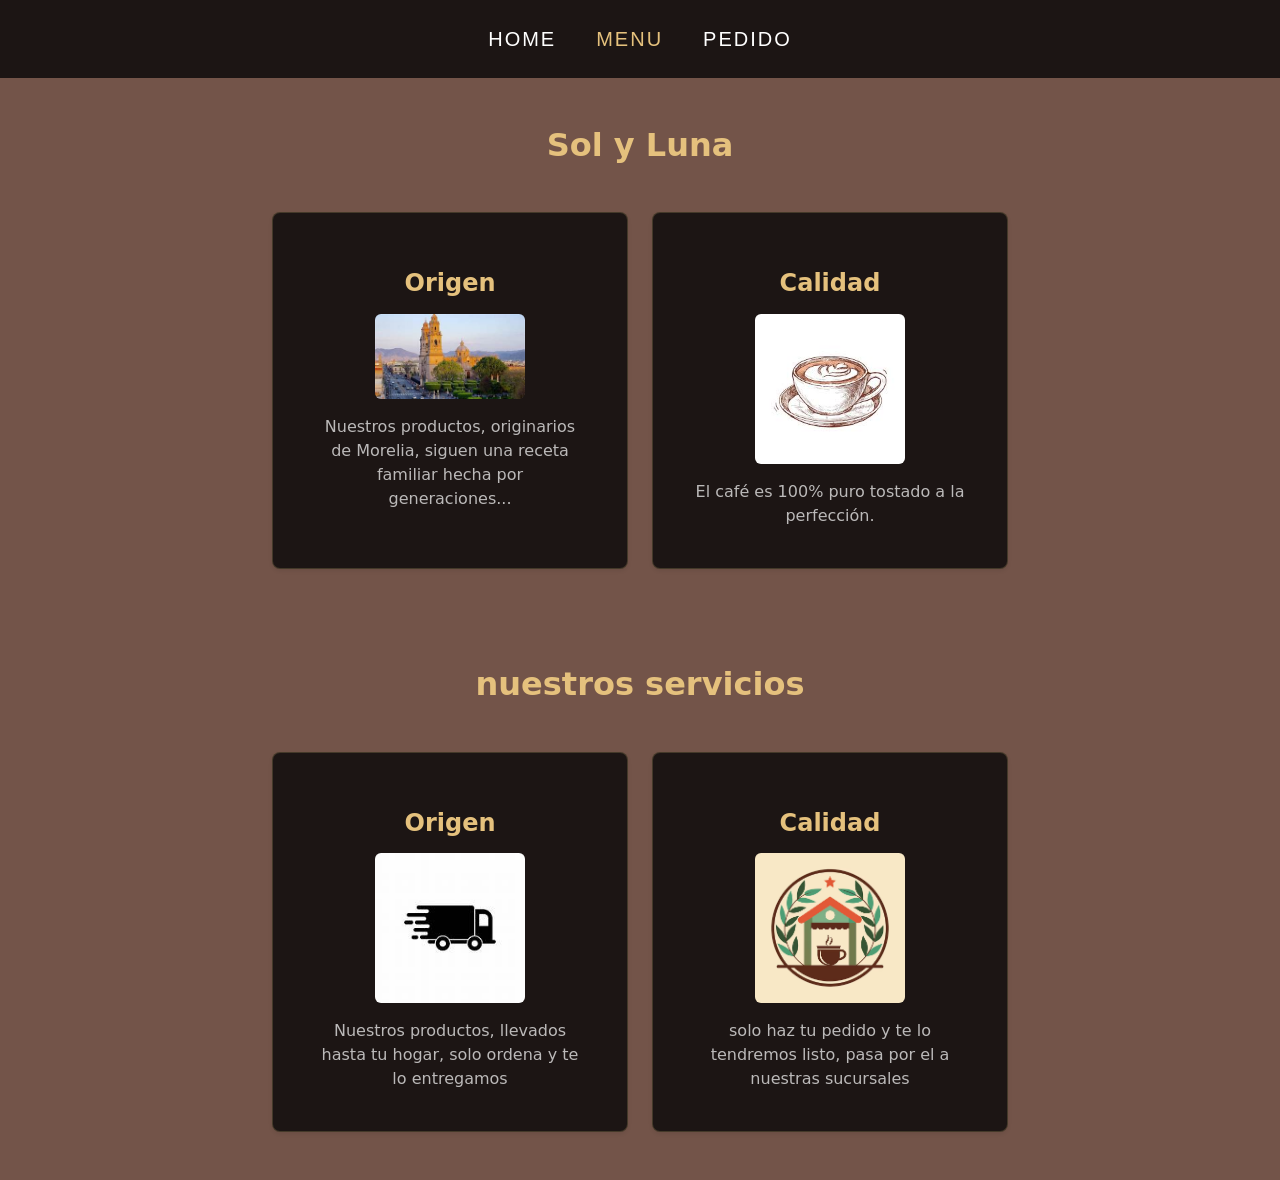
<file: index.html>
<!DOCTYPE html>
<html lang="es">
<head>
    <meta charset="UTF-8">
    <meta name="viewport" content="width=device-width, initial-scale=1.0">
    <link href="assets/css/bootstrap.css" rel="stylesheet">
    <link rel="stylesheet" href="assets/css/custom.css">
    <title>Sol y Luna - Cafeteria</title>
</head>
    <body>

         <nav class="navbar navbar-expand-lg navbar-dark custom-navbar sticky-top">
             <div class="container">
                 <button class="navbar-toggler" type="button" data-bs-toggle="collapse" data-bs-target="#navbarNav">
                     <span class="navbar-toggler-icon"></span>
                 </button>
                 <div class="collapse navbar-collapse justify-content-center" id="navbarNav">
                     <ul class="navbar-nav gap-4 text-center">
                         <li class="nav-item"><a class="nav-link" href="index.html">HOME</a></li>
                         <li class="nav-item"><a class="nav-link active" href="paginaDeContenido1.html">MENU</a></li>
                         <li class="nav-item"><a class="nav-link" href="paginaDeContenido2.html">PEDIDO</a></li>
                     </ul>
                 </div>
             </div>
         </nav>
  <main style="background-color: var(--bg-warm-coffee)">
      <section id="servicios1" class="py-5" style="background-color: var(--bg-warm-coffee)">

              <div class="container">
                  <h2 class="text-center mb-5 fw-bold text-success titles">Sol y Luna</h2>

                  <div class="row g-4 justify-content-center">

                      <div class="col-md-6 col-lg-4">
                          <div class="card h-100 border-0 shadow-sm bg-white text-center p-4 rounded-3">
                              <div class="card-body d-flex flex-column align-items-center">
                                  <div class="text-success mb-3">
                                      <i class="bi bi-shield-plus fs-1"></i>
                                  </div>
                                  <h3 class="card-title h4 fw-semibold text-dark mb-3">Origen</h3>
                                  <div class="mb-3 d-flex justify-content-center" style="max-width: 150px;">
                                      <img src="assets/img/immorelia.jpg" alt="Morelia" class="img-fluid rounded">
                                  </div>
                                  <p class="card-text text-muted lh-base">
                                      Nuestros productos, originarios de Morelia, siguen una receta familiar hecha por generaciones...
                                  </p>
                              </div>
                          </div>
                      </div>

                      <div class="col-md-6 col-lg-4">
                          <div class="card h-100 border-0 shadow-sm bg-white text-center p-4 rounded-3">
                              <div class="card-body d-flex flex-column align-items-center">
                                  <div class="text-success mb-3">
                                      <i class="bi bi-gem fs-1"></i> </div>
                                  <h3 class="card-title h4 fw-semibold text-dark mb-3">Calidad</h3>
                                  <div class="mb-3 d-flex justify-content-center" style="max-width: 150px;">
                                      <img src="assets/img/cafe.jpg" alt="Calidad" class="img-fluid rounded"> </div>
                                  <p class="card-text text-muted lh-base">
                                      El café es 100% puro tostado a la perfección.
                                  </p>
                              </div>
                          </div>
                      </div>

                  </div>
              </div>
          </section>
      <section id="servicios" class="py-5" style="background-color: var(--bg-warm-coffee)">

          <div class="container">
              <h2 class="text-center mb-5 fw-bold text-success titles">nuestros servicios</h2>

              <div class="row g-4 justify-content-center">

                  <div class="col-md-6 col-lg-4">
                      <div class="card h-100 border-0 shadow-sm bg-white text-center p-4 rounded-3">
                          <div class="card-body d-flex flex-column align-items-center">
                              <div class="text-success mb-3">
                                  <i class="bi bi-shield-plus fs-1"></i>
                              </div>
                              <h3 class="card-title h4 fw-semibold text-dark mb-3">Origen</h3>
                              <div class="mb-3 d-flex justify-content-center" style="max-width: 150px;">
                                  <img src="assets/img/imcarro.jpg" alt="Morelia" class="img-fluid rounded">
                              </div>
                              <p class="card-text text-muted lh-base">
                                  Nuestros productos, llevados hasta tu hogar, solo ordena y te lo entregamos
                              </p>
                          </div>
                      </div>
                  </div>

                  <div class="col-md-6 col-lg-4">
                      <div class="card h-100 border-0 shadow-sm bg-white text-center p-4 rounded-3">
                          <div class="card-body d-flex flex-column align-items-center">
                              <div class="text-success mb-3">
                                  <i class="bi bi-gem fs-1"></i> </div>
                              <h3 class="card-title h4 fw-semibold text-dark mb-3">Calidad</h3>
                              <div class="mb-3 d-flex justify-content-center" style="max-width: 150px;">
                                  <img src="assets/img/imcafeteria.avif" alt="Calidad" class="img-fluid rounded"> </div>
                              <p class="card-text text-muted lh-base">
                                  solo haz tu pedido y te lo tendremos listo, pasa por el a nuestras sucursales
                              </p>
                          </div>
                      </div>
                  </div>

              </div>
          </div>
      </section>
  </main>
     <script src="assets/js/bootstrap.js"></script>
</body>
</html>
</file>
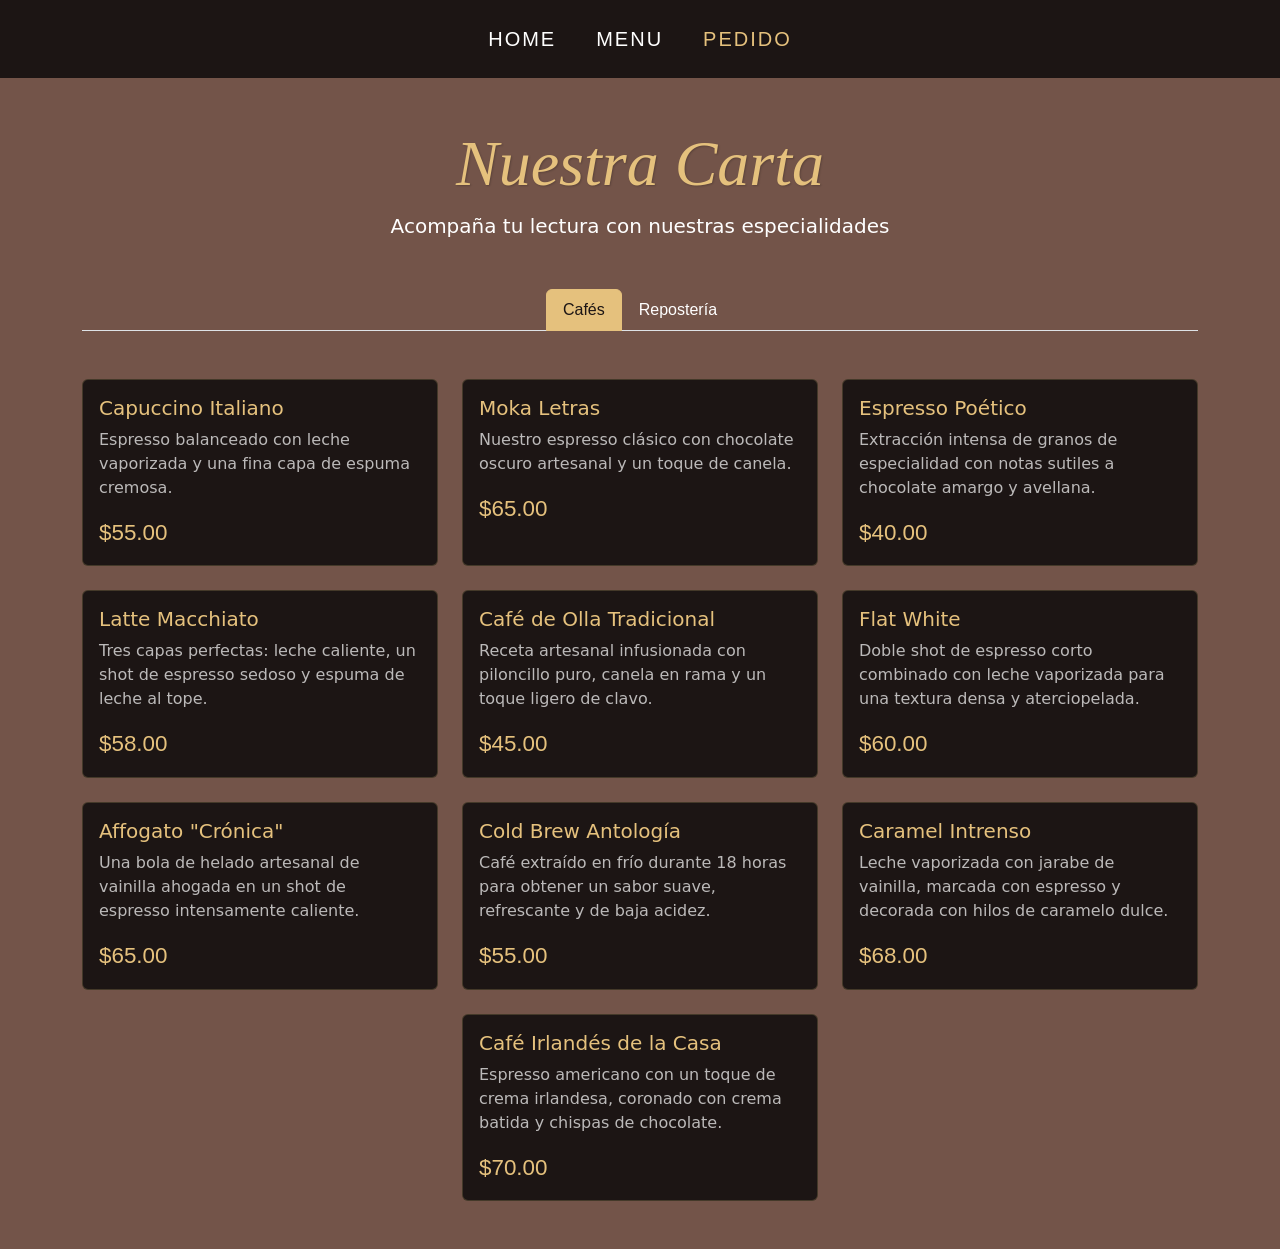
<file: paginaDeContenido1.html>
<!DOCTYPE html>
<html lang="es">
<head>
    <meta charset="UTF-8">
    <meta name="viewport" content="width=device-width, initial-scale=1.0">
    <title>Menú - Taza & Letras</title>
    <link rel="stylesheet" href="assets/css/bootstrap.min.css">
    <link rel="stylesheet" href="assets/css/custom.css">
</head>
<body>

<nav class="navbar navbar-expand-lg navbar-dark custom-navbar sticky-top">
    <div class="container">
        <button class="navbar-toggler" type="button" data-bs-toggle="collapse" data-bs-target="#navbarNav">
            <span class="navbar-toggler-icon"></span>
        </button>
        <div class="collapse navbar-collapse justify-content-center" id="navbarNav">
            <ul class="navbar-nav gap-4 text-center">
                <li class="nav-item"><a class="nav-link" href="index.html">HOME</a></li>
                <li class="nav-item"><a class="nav-link" href="paginaDeContenido1.html">MENU</a></li>
                <li class="nav-item"><a class="nav-link active" href="paginaDeContenido2.html">PEDIDO</a></li>
            </ul>
        </div>
    </div>
</nav>

<main class="container py-5">
    <div class="text-center mb-5">
        <h1 class="brand-subtitle" style="font-size: 4rem;">Nuestra Carta</h1>
        <p class="lead">Acompaña tu lectura con nuestras especialidades</p>
    </div>

    <ul class="nav nav-tabs justify-content-center mb-5" id="menuTabs" role="tablist">
        <li class="nav-item" role="presentation">
            <button class="nav-link active" id="cafes-tab" data-bs-toggle="tab" data-bs-target="#cafes-pane" type="button" role="tab" aria-controls="cafes-pane" aria-selected="true">Cafés</button>
        </li>
        <li class="nav-item" role="presentation">
            <button class="nav-link" id="reposteria-tab" data-bs-toggle="tab" data-bs-target="#reposteria-pane" type="button" role="tab" aria-controls="reposteria-pane" aria-selected="false">Repostería</button>
        </li>
    </ul>

    <div class="tab-content" id="menuTabsContent">

        <div class="tab-pane fade show active" id="cafes-pane" role="tabpanel" aria-labelledby="cafes-tab" tabindex="0">
            <div class="row g-4 justify-content-center">
                <div class="col-12 col-md-4">
                    <div class="card menu-card h-100 text-white">
                        <div class="card-body">
                            <h5 class="card-title font-title" style="color: var(--accent-gold);">Capuccino Italiano</h5>
                            <p class="card-text text-white-50">Espresso balanceado con leche vaporizada y una fina capa de espuma cremosa.</p>
                            <span class="price">$55.00</span>
                        </div>
                    </div>
                </div>
                <div class="col-12 col-md-4">
                    <div class="card menu-card h-100 text-white">
                        <div class="card-body">
                            <h5 class="card-title font-title" style="color: var(--accent-gold);">Moka Letras</h5>
                            <p class="card-text text-white-50">Nuestro espresso clásico con chocolate oscuro artesanal y un toque de canela.</p>
                            <span class="price">$65.00</span>
                        </div>
                    </div>
                </div>
                <div class="col-12 col-md-4">
                    <div class="card menu-card h-100 text-white">
                        <div class="card-body">
                            <h5 class="card-title font-title" style="color: var(--accent-gold);">Espresso Poético</h5>
                            <p class="card-text text-white-50">Extracción intensa de granos de especialidad con notas sutiles a chocolate amargo y avellana.</p>
                            <span class="price">$40.00</span>
                        </div>
                    </div>
                </div>
                <div class="col-12 col-md-4">
                    <div class="card menu-card h-100 text-white">
                        <div class="card-body">
                            <h5 class="card-title font-title" style="color: var(--accent-gold);">Latte Macchiato</h5>
                            <p class="card-text text-white-50">Tres capas perfectas: leche caliente, un shot de espresso sedoso y espuma de leche al tope.</p>
                            <span class="price">$58.00</span>
                        </div>
                    </div>
                </div>
                <div class="col-12 col-md-4">
                    <div class="card menu-card h-100 text-white">
                        <div class="card-body">
                            <h5 class="card-title font-title" style="color: var(--accent-gold);">Café de Olla Tradicional</h5>
                            <p class="card-text text-white-50">Receta artesanal infusionada con piloncillo puro, canela en rama y un toque ligero de clavo.</p>
                            <span class="price">$45.00</span>
                        </div>
                    </div>
                </div>
                <div class="col-12 col-md-4">
                    <div class="card menu-card h-100 text-white">
                        <div class="card-body">
                            <h5 class="card-title font-title" style="color: var(--accent-gold);">Flat White</h5>
                            <p class="card-text text-white-50">Doble shot de espresso corto combinado con leche vaporizada para una textura densa y aterciopelada.</p>
                            <span class="price">$60.00</span>
                        </div>
                    </div>
                </div>
                <div class="col-12 col-md-4">
                    <div class="card menu-card h-100 text-white">
                        <div class="card-body">
                            <h5 class="card-title font-title" style="color: var(--accent-gold);">Affogato "Crónica"</h5>
                            <p class="card-text text-white-50">Una bola de helado artesanal de vainilla ahogada en un shot de espresso intensamente caliente.</p>
                            <span class="price">$65.00</span>
                        </div>
                    </div>
                </div>
                <div class="col-12 col-md-4">
                    <div class="card menu-card h-100 text-white">
                        <div class="card-body">
                            <h5 class="card-title font-title" style="color: var(--accent-gold);">Cold Brew Antología</h5>
                            <p class="card-text text-white-50">Café extraído en frío durante 18 horas para obtener un sabor suave, refrescante y de baja acidez.</p>
                            <span class="price">$55.00</span>
                        </div>
                    </div>
                </div>
                <div class="col-12 col-md-4">
                    <div class="card menu-card h-100 text-white">
                        <div class="card-body">
                            <h5 class="card-title font-title" style="color: var(--accent-gold);">Caramel Intrenso</h5>
                            <p class="card-text text-white-50">Leche vaporizada con jarabe de vainilla, marcada con espresso y decorada con hilos de caramelo dulce.</p>
                            <span class="price">$68.00</span>
                        </div>
                    </div>
                </div>
                <div class="col-12 col-md-4">
                    <div class="card menu-card h-100 text-white">
                        <div class="card-body">
                            <h5 class="card-title font-title" style="color: var(--accent-gold);">Café Irlandés de la Casa</h5>
                            <p class="card-text text-white-50">Espresso americano con un toque de crema irlandesa, coronado con crema batida y chispas de chocolate.</p>
                            <span class="price">$70.00</span>
                        </div>
                    </div>
                </div>
            </div>
        </div>

        <div class="tab-pane fade" id="reposteria-pane" role="tabpanel" aria-labelledby="reposteria-tab" tabindex="0">
            <div class="row g-4 justify-content-center">

                <div class="col-12 col-md-4">
                    <div class="card menu-card h-100 text-white">
                        <div class="card-body">
                            <h5 class="card-title font-title" style="color: var(--accent-gold);">Tartaleta de Frutos Rojos</h5>
                            <p class="card-text text-white-50">Base crujiente de mantequilla rellena de crema pastelera artesanal y frutos rojos frescos de temporada.</p>
                            <span class="price">$48.00</span>
                        </div>
                    </div>
                </div>

                <div class="col-12 col-md-4">
                    <div class="card menu-card h-100 text-white">
                        <div class="card-body">
                            <h5 class="card-title font-title" style="color: var(--accent-gold);">Cheesecake de New York</h5>
                            <p class="card-text text-white-50">Clásico pay de queso horneado, cremoso, con costra de galleta graham y coulis de fresa natural.</p>
                            <span class="price">$55.00</span>
                        </div>
                    </div>
                </div>

                <div class="col-12 col-md-4">
                    <div class="card menu-card h-100 text-white">
                        <div class="card-body">
                            <h5 class="card-title font-title" style="color: var(--accent-gold);">Tarta Ópera Literaria</h5>
                            <p class="card-text text-white-50">Finas capas de bizcocho almendrado embebido en café, ganache de chocolate oscuro y crema de mantequilla al café.</p>
                            <span class="price">$65.00</span>
                        </div>
                    </div>
                </div>

                <div class="col-12 col-md-4">
                    <div class="card menu-card h-100 text-white">
                        <div class="card-body">
                            <h5 class="card-title font-title" style="color: var(--accent-gold);">Brownie con Nuez Fudge</h5>
                            <p class="card-text text-white-50">Bizcocho de chocolate macizo y húmedo, cargado de trozos de nuez pecana y servido tibio.</p>
                            <span class="price">$42.00</span>
                        </div>
                    </div>
                </div>

                <div class="col-12 col-md-4">
                    <div class="card menu-card h-100 text-white">
                        <div class="card-body">
                            <h5 class="card-title font-title" style="color: var(--accent-gold);">Croissant de Almendras</h5>
                            <p class="card-text text-white-50">Hojaldre francés crujiente relleno de crema de almendras (frangipane) y espolvoreado con almendras fileteadas.</p>
                            <span class="price">$46.00</span>
                        </div>
                    </div>
                </div>

                <div class="col-12 col-md-4">
                    <div class="card menu-card h-100 text-white">
                        <div class="card-body">
                            <h5 class="card-title font-title" style="color: var(--accent-gold);">Tiramisú Tradicional</h5>
                            <p class="card-text text-white-50">Soletas italianas impregnadas en espresso e idromiel, intercaladas con una aterciopelada crema de queso mascarpone.</p>
                            <span class="price">$60.00</span>
                        </div>
                    </div>
                </div>

                <div class="col-12 col-md-4">
                    <div class="card menu-card h-100 text-white">
                        <div class="card-body">
                            <h5 class="card-title font-title" style="color: var(--accent-gold);">Muffin de Matcha y Chocolate Blanco</h5>
                            <p class="card-text text-white-50">Panecillo esponjoso elaborado con té verde matcha orgánico y trozos dulces de chocolate blanco.</p>
                            <span class="price">$38.00</span>
                        </div>
                    </div>
                </div>

                <div class="col-12 col-md-4">
                    <div class="card menu-card h-100 text-white">
                        <div class="card-body">
                            <h5 class="card-title font-title" style="color: var(--accent-gold);">Alfajor de Dulce de Leche</h5>
                            <p class="card-text text-white-50">Dos galletas suaves de fécula de maíz que se deshacen en la boca, rellenas de abundante dulce de leche y coco rallado.</p>
                            <span class="price">$35.00</span>
                        </div>
                    </div>
                </div>

                <div class="col-12 col-md-4">
                    <div class="card menu-card h-100 text-white">
                        <div class="card-body">
                            <h5 class="card-title font-title" style="color: var(--accent-gold);">Pastel Red Velvet "Poesía"</h5>
                            <p class="card-text text-white-50">Pan húmedo de sutil cacao color rojo encendido, cubierto por completo con un frosting liso de queso crema.</p>
                            <span class="price">$58.00</span>
                        </div>
                    </div>
                </div>

                <div class="col-12 col-md-4">
                    <div class="card menu-card h-100 text-white">
                        <div class="card-body">
                            <h5 class="card-title font-title" style="color: var(--accent-gold);">Macarons Surtidos (3 pzas)</h5>
                            <p class="card-text text-white-50">Delicadas galletas francesas a base de harina de almendra. Sabores: Pistache, Vainilla Francesa y Café Espresso.</p>
                            <span class="price">$50.00</span>
                        </div>
                    </div>
                </div>

            </div>
        </div>

    </div>
</main>

<script src="assets/js/bootstrap.bundle.js"></script>
</body>
</html>
</file>
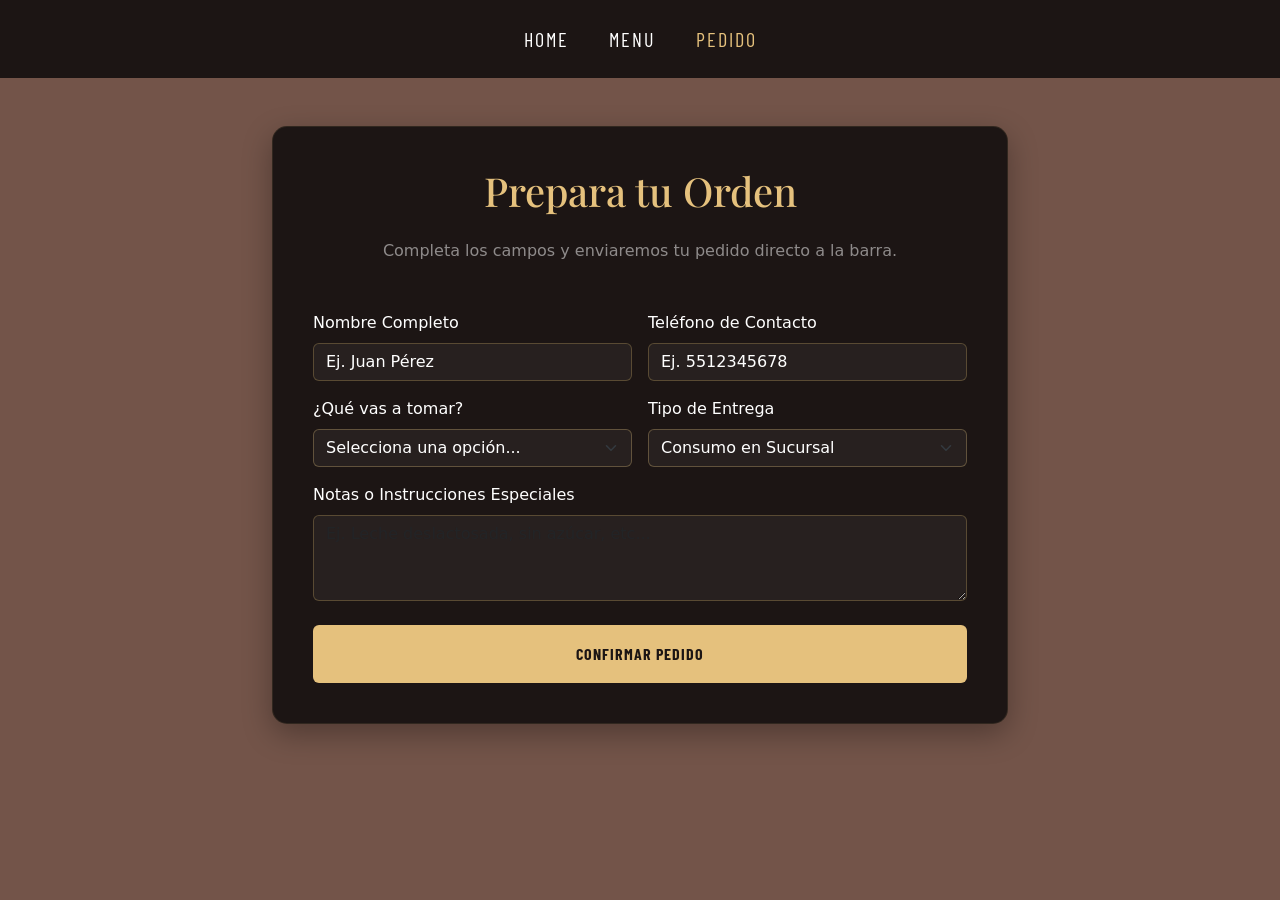
<file: paginaDeContenido2.html>
<!DOCTYPE html>
<html lang="es">
<head>
    <meta charset="UTF-8">
    <meta name="viewport" content="width=device-width, initial-scale=1.0">
    <title>Hacer Pedido - Taza & Letras</title>
    <link rel="stylesheet" href="assets/css/bootstrap.min.css">
    <link href="https://fonts.googleapis.com/css2?family=Barlow+Condensed:wght@400;600&family=Playfair+Display:ital,wght@0,700&display=swap" rel="stylesheet">
    <link rel="stylesheet" href="assets/css/custom.css">
</head>
<body>

<nav class="navbar navbar-expand-lg navbar-dark custom-navbar sticky-top">
    <div class="container">
        <button class="navbar-toggler" type="button" data-bs-toggle="collapse" data-bs-target="#navbarNav">
            <span class="navbar-toggler-icon"></span>
        </button>
        <div class="collapse navbar-collapse justify-content-center" id="navbarNav">
            <ul class="navbar-nav gap-4 text-center">
                <li class="nav-item"><a class="nav-link" href="index.html">HOME</a></li>
                <li class="nav-item"><a class="nav-link" href="paginaDeContenido1.html">MENU</a></li>
                <li class="nav-item"><a class="nav-link active" href="paginaDeContenido2.html">PEDIDO</a></li>
            </ul>
        </div>
    </div>
</nav>

<main class="container py-5">
    <div class="row justify-content-center">
        <div class="col-12 col-lg-8">
            <div class="form-container">
                <h2 class="font-title text-center mb-4" style="color: var(--accent-gold); font-family: var(--font-title); font-size: 2.5rem;">Prepara tu Orden</h2>
                <p class="text-center text-white-50 mb-5">Completa los campos y enviaremos tu pedido directo a la barra.</p>

                <form action="#" method="POST">
                    <div class="row g-3">
                        <div class="col-12 col-md-6">
                            <label class="form-label">Nombre Completo</label>
                            <input type="text" style="color: white !important;" class="form-control" placeholder="Ej. Juan Pérez" required>
                        </div>
                        <div class="col-12 col-md-6">
                            <label class="form-label">Teléfono de Contacto</label>
                            <input type="tel" class="form-control" style="color: white !important;" placeholder="Ej. 5512345678" required>
                        </div>
                        <div class="col-12 col-md-6">
                            <label class="form-label">¿Qué vas a tomar?</label>
                            <select class="form-select" required>
                                <option value="" selected disabled>Selecciona una opción...</option>
                                <option value="capuccino">Capuccino Italiano - $55</option>
                                <option value="moka">Moka Letras - $65</option>
                                <option value="espresso">Espresso Americano - $40</option>
                            </select>
                        </div>
                        <div class="col-12 col-md-6">
                            <label class="form-label">Tipo de Entrega</label>
                            <select class="form-select" required>
                                <option value="barra">Consumo en Sucursal</option>
                                <option value="llevar">Para Llevar</option>
                            </select>
                        </div>
                        <div class="col-12">
                            <label class="form-label">Notas o Instrucciones Especiales</label>
                            <textarea class="form-control" rows="3" placeholder="Ej. Leche deslactosada, sin azúcar, etc..."></textarea>
                        </div>
                        <div class="col-12 text-center mt-4">
                            <button type="submit" class="btn btn-order w-100 py-3">CONFIRMAR PEDIDO</button>
                        </div>
                    </div>
                </form>

            </div>
        </div>
    </div>
</main>

<script src="assets/js/bootstrap.bundle.js"></script>
</body>
</html>
</file>
<file: assets/css/custom.css>
/* Variables de color basadas en tu imagen */
:root {
    --bg-dark-chocolate: #1c1514;
    --bg-warm-coffee: #735449;
    --accent-gold: #e5c17d;
    --font-menu: 'Barlow Condensed', sans-serif;
    --font-title: 'Playfair Display', serif;
    --font-slogan: 'Great Vibes', cursive;
}

/* --- NAVBAR --- */
.custom-navbar {
    background-color: var(--bg-dark-chocolate) !important;
    padding: 1rem 0;
}

.custom-navbar .nav-link {
    font-family: var(--font-menu);
    font-size: 1.25rem;
    letter-spacing: 2px;
    color: #ffffff !important;
    transition: color 0.3s ease;
}

.custom-navbar .nav-link:hover,
.custom-navbar .nav-link.active {
    color: var(--accent-gold) !important;
}

/* --- HERO SECTION --- */
.hero-section {
    background-color: var(--bg-warm-coffee);
    /* Si tienes círculos difuminados de fondo como la imagen, puedes usar gradientes circulares: */
    background-image: radial-gradient(circle at 80% 20%, rgba(255,255,255,0.08) 0%, transparent 40%),
    radial-gradient(circle at 10% 80%, rgba(0,0,0,0.15) 0%, transparent 30%);
    min-height: 85vh;
    padding: 3rem 0;
}

/* Tipografías del Logo/Marca */
.brand-title {
    font-family: var(--font-title);
    font-size: 4.5rem;
    color: #4a332c; /* Tono marrón oscuro del texto "Taza" */
    margin-bottom: -1.5rem; /* Ajuste para encimar ligeramente las letras */
}

.brand-subtitle {
    font-family: var(--font-title);
    font-size: 5.5rem;
    font-style: italic;
    color: var(--accent-gold);
    text-shadow: 1px 1px 2px rgba(0,0,0,0.2);
}

.brand-slogan {
    font-family: var(--font-slogan);
    font-size: 2.2rem;
    color: #ffffff;
    opacity: 0.9;
    margin-top: 1rem;
}

/* Animación sutil para la taza de café */
.hero-img {
    max-height: 400px;
    filter: drop-shadow(5px 5px 15px rgba(0,0,0,0.3));
}

body { background-color: var(--bg-warm-coffee) ; color: white; }
main{background-color: var(--bg-warm-coffee) !important; color: white;}
#servicios1 #servicios{
    background-color: var(--bg-warm-coffee) !important;
}
.menu-card {
    background-color: var(--bg-dark-chocolate);
    border: 1px solid rgba(230, 197, 125, 0.2);
    transition: transform 0.3s ease;
}
.menu-card:hover { transform: translateY(-5px); }
.nav-tabs .nav-link { color: white; font-family: var(--font-menu); }
.nav-tabs .nav-link.active {
    background-color: var(--accent-gold);
    color: var(--bg-dark-chocolate) !important;
    border-color: var(--accent-gold);
}
.price { color: var(--accent-gold); font-family: var(--font-menu); font-size: 1.4rem; }

.form-control, .form-select {
    background-color: rgba(255,255,255,0.05);
    border: 1px solid rgba(230, 197, 125, 0.3);
    color: white;
}
.form-control:focus, .form-select:focus {
    background-color: rgba(255,255,255,0.1);
    border-color: var(--accent-gold);
    color: white;
    box-shadow: 0 0 0 0.25px var(--accent-gold);
}
.btn-order {
    background-color: var(--accent-gold);
    color: var(--bg-dark-chocolate);
    font-family: var(--font-menu);
    font-weight: bold;
    letter-spacing: 1px;
}
.btn-order:hover {
    background-color: #d4af37;
    color: var(--bg-dark-chocolate);
}

.card {
    background-color: var(--bg-dark-chocolate) !important;
    border: 1px solid rgba(230, 197, 125, 0.2) !important;
}
.card-title {
    color: var(--accent-gold) !important;
}
.card-text {
    color: rgba(255, 255, 255, 0.7) !important;
}
.titles{
    color: var(--accent-gold) !important;
}
.form-container {
    background-color: var(--bg-dark-chocolate);
    border-radius: 15px;
    padding: 2.5rem;
    box-shadow: 0 10px 30px rgba(0,0,0,0.3);
    border: 1px solid rgba(230, 197, 125, 0.1);
}
.form-control, .form-select {
    background-color: rgba(255,255,255,0.05);
    border: 1px solid rgba(230, 197, 125, 0.3);
    color: white;
}
.form-control:focus, .form-select:focus {
    background-color: rgba(255,255,255,0.1);
    border-color: var(--accent-gold);
    color: white;
    box-shadow: 0 0 0 0.25px var(--accent-gold);
}
.btn-order {
    background-color: var(--accent-gold);
    color: var(--bg-dark-chocolate);
    font-family: var(--font-menu);
    font-weight: bold;
    letter-spacing: 1px;
}
.btn-order:hover {
    background-color: #d4af37;
    color: var(--bg-dark-chocolate);
}
input::placeholder{
    color: white !important;
}
</file>
